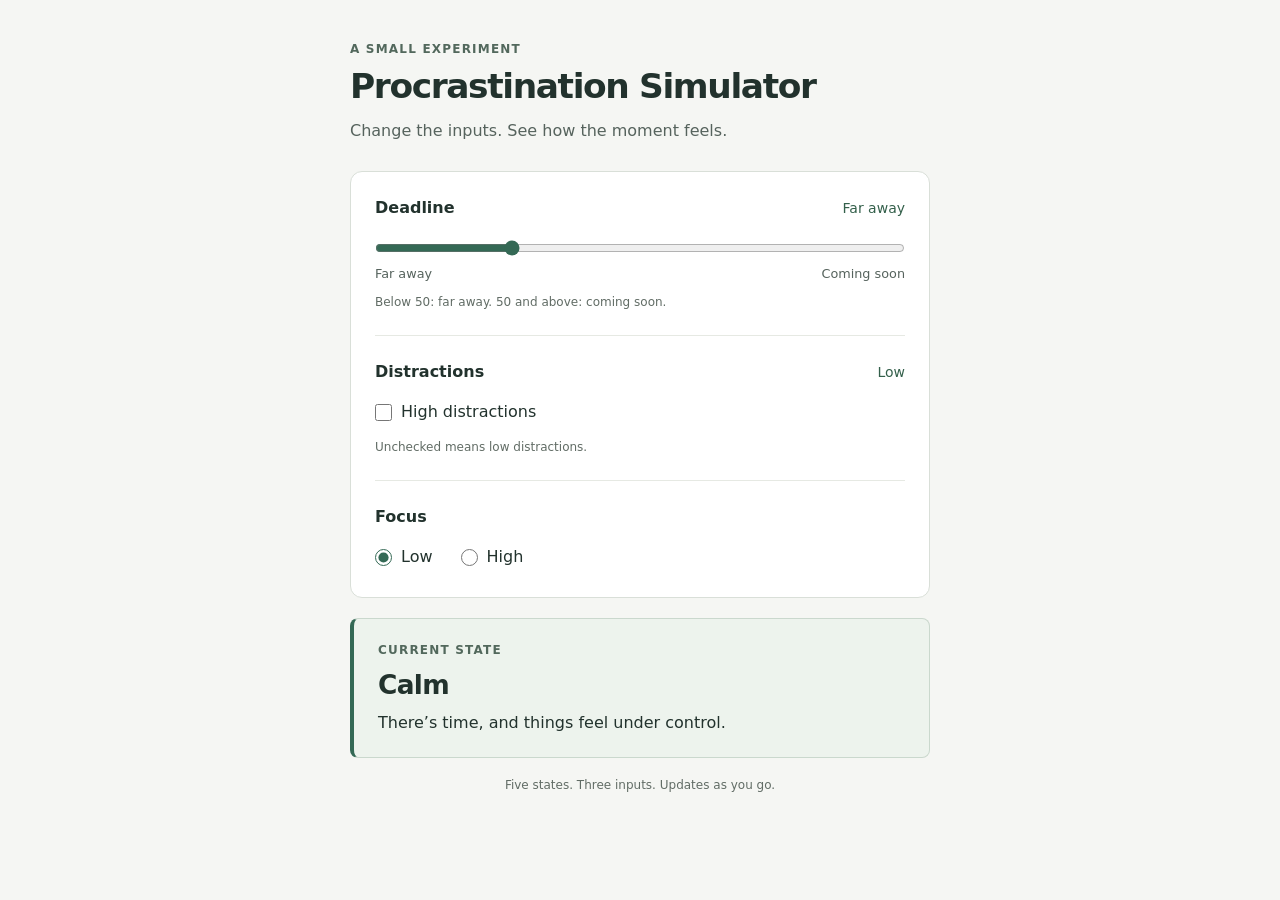
<file: version1-basic-logic/index.html>
<!doctype html>
<html lang="en">
<head>
  <meta charset="UTF-8">
  <meta name="viewport" content="width=device-width, initial-scale=1">
  <meta name="description" content="Explore how deadline pressure, distractions, and focus change the way procrastination feels.">
  <title>Procrastination Simulator</title>
  <link rel="stylesheet" href="styles.css">
  <script src="script.js" defer></script>
</head>
<body>
  <main>
    <header>
      <p class="eyebrow">A small experiment</p>
      <h1>Procrastination Simulator</h1>
      <p>Change the inputs. See how the moment feels.</p>
    </header>

    <form aria-label="Simulator inputs">
      <div class="control">
        <div class="label-row">
          <label for="deadline">Deadline</label>
          <output id="deadline-label" for="deadline">Far away</output>
        </div>
        <input type="range" id="deadline" min="0" max="100" value="25" step="1" aria-describedby="deadline-hint" aria-valuetext="Far away">
        <div class="range-labels" aria-hidden="true"><span>Far away</span><span>Coming soon</span></div>
        <p class="hint" id="deadline-hint">Below 50: far away. 50 and above: coming soon.</p>
      </div>

      <div class="control">
        <div class="label-row"><label for="distractions">Distractions</label><span id="distractions-label" class="value">Low</span></div>
        <label class="choice" for="distractions"><input type="checkbox" id="distractions"> High distractions</label>
        <p class="hint">Unchecked means low distractions.</p>
      </div>

      <fieldset class="control">
        <legend>Focus</legend>
        <div class="choices">
          <label class="choice"><input type="radio" name="focus" value="low" checked> Low</label>
          <label class="choice"><input type="radio" name="focus" value="high"> High</label>
        </div>
      </fieldset>
    </form>

    <section class="result" role="status" aria-live="polite" aria-atomic="true" aria-labelledby="state-name">
      <p class="eyebrow">Current state</p>
      <h2 id="state-name">Calm</h2>
      <p id="state-message">There’s time, and things feel under control.</p>
    </section>
    <footer>Five states. Three inputs. Updates as you go.</footer>
  </main>
</body>
</html>
</file>
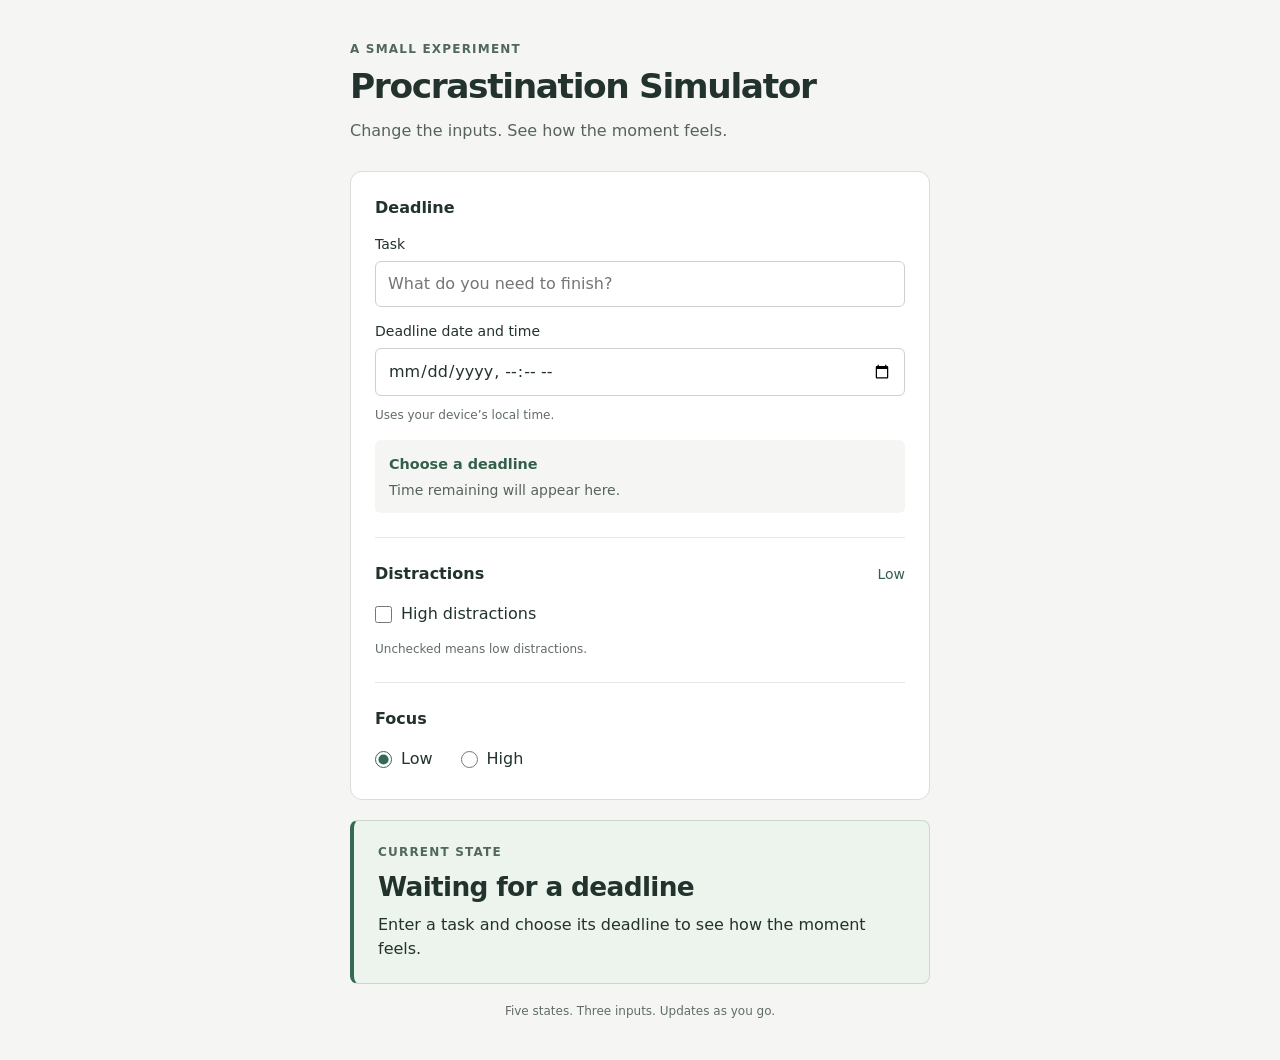
<file: version2-real-deadline/index.html>
<!doctype html>
<html lang="en">
<head>
  <meta charset="UTF-8">
  <meta name="viewport" content="width=device-width, initial-scale=1">
  <meta name="description" content="Explore how deadline pressure, distractions, and focus change the way procrastination feels.">
  <title>Procrastination Simulator</title>
  <link rel="stylesheet" href="styles.css">
  <script src="script.js" defer></script>
</head>
<body>
  <main>
    <header>
      <p class="eyebrow">A small experiment</p>
      <h1>Procrastination Simulator</h1>
      <p>Change the inputs. See how the moment feels.</p>
    </header>

    <form aria-label="Simulator inputs">
      <div class="control">
        <div class="label-row"><span class="control-title">Deadline</span></div>
        <div class="deadline-field">
          <label for="task">Task</label>
          <input type="text" id="task" placeholder="What do you need to finish?" maxlength="200">
        </div>
        <div class="deadline-field">
          <label for="deadline">Deadline date and time</label>
          <input type="datetime-local" id="deadline" aria-describedby="deadline-hint">
        </div>
        <p class="hint" id="deadline-hint">Uses your device’s local time.</p>
        <div class="deadline-summary" role="status" aria-live="polite" aria-atomic="true">
          <strong id="deadline-label">Choose a deadline</strong>
          <p id="time-left">Time remaining will appear here.</p>
        </div>
      </div>

      <div class="control">
        <div class="label-row"><label for="distractions">Distractions</label><span id="distractions-label" class="value">Low</span></div>
        <label class="choice" for="distractions"><input type="checkbox" id="distractions"> High distractions</label>
        <p class="hint">Unchecked means low distractions.</p>
      </div>

      <fieldset class="control">
        <legend>Focus</legend>
        <div class="choices">
          <label class="choice"><input type="radio" name="focus" value="low" checked> Low</label>
          <label class="choice"><input type="radio" name="focus" value="high"> High</label>
        </div>
      </fieldset>
    </form>

    <section class="result" role="status" aria-live="polite" aria-atomic="true" aria-labelledby="state-name">
      <p class="eyebrow">Current state</p>
      <h2 id="state-name">Waiting for a deadline</h2>
      <p id="state-message">Enter a task and choose its deadline to see how the moment feels.</p>
    </section>
    <footer>Five states. Three inputs. Updates as you go.</footer>
  </main>
</body>
</html>
</file>
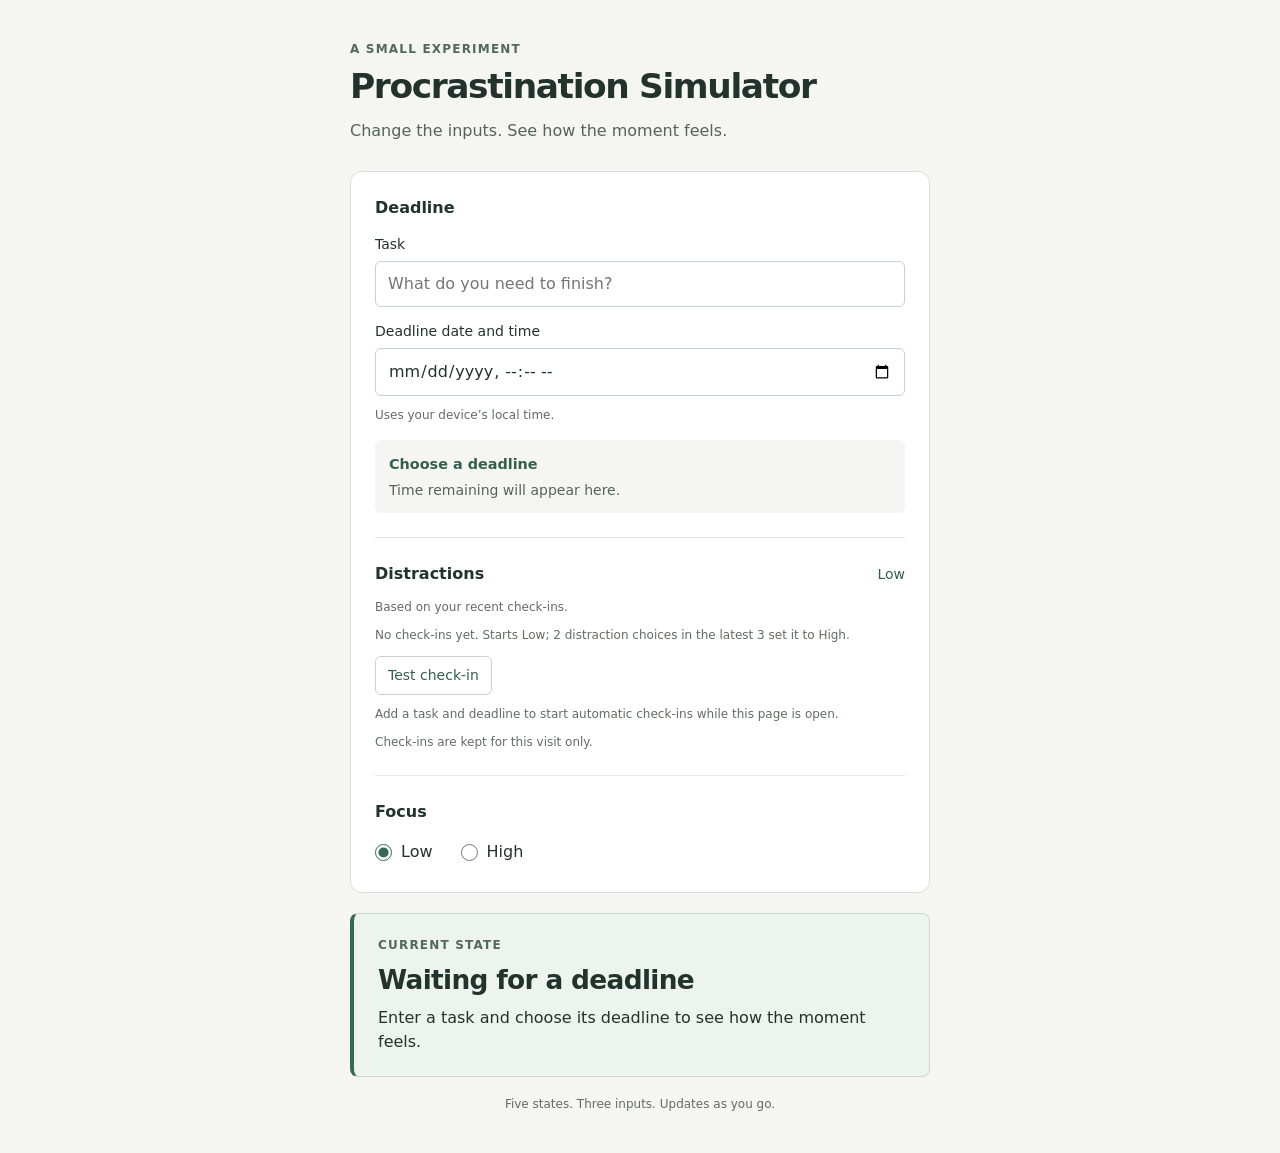
<file: version3-distraction-checkins/index.html>
<!doctype html>
<html lang="en">
<head>
  <meta charset="UTF-8">
  <meta name="viewport" content="width=device-width, initial-scale=1">
  <meta name="description" content="Explore how deadline pressure, distractions, and focus change the way procrastination feels.">
  <title>Procrastination Simulator</title>
  <link rel="stylesheet" href="styles.css">
  <script src="script.js" defer></script>
</head>
<body>
  <main>
    <header>
      <p class="eyebrow">A small experiment</p>
      <h1>Procrastination Simulator</h1>
      <p>Change the inputs. See how the moment feels.</p>
    </header>

    <form aria-label="Simulator inputs">
      <div class="control">
        <div class="label-row"><span class="control-title">Deadline</span></div>
        <div class="deadline-field">
          <label for="task">Task</label>
          <input type="text" id="task" placeholder="What do you need to finish?" maxlength="200">
        </div>
        <div class="deadline-field">
          <label for="deadline">Deadline date and time</label>
          <input type="datetime-local" id="deadline" aria-describedby="deadline-hint">
        </div>
        <p class="hint" id="deadline-hint">Uses your device’s local time.</p>
        <div class="deadline-summary" role="status" aria-live="polite" aria-atomic="true">
          <strong id="deadline-label">Choose a deadline</strong>
          <p id="time-left">Time remaining will appear here.</p>
        </div>
      </div>

      <div class="control">
        <div class="label-row" role="status" aria-live="polite"><span class="control-title">Distractions</span><span id="distractions-label" class="value">Low</span></div>
        <p class="hint">Based on your recent check-ins.</p>
        <p class="hint" id="check-in-history">No check-ins yet. Starts Low; 2 distraction choices in the latest 3 set it to High.</p>
        <button type="button" id="test-check-in">Test check-in</button>
        <p class="hint" id="reminder-hint">Add a task and deadline to start automatic check-ins while this page is open.</p>
        <p class="hint">Check-ins are kept for this visit only.</p>
        <section id="check-in" class="check-in" aria-labelledby="check-in-question" hidden>
          <h3 id="check-in-question" tabindex="-1">What are you doing right now?</h3>
          <div class="check-in-choices">
            <button type="button" data-activity="Working">Working</button>
            <button type="button" data-activity="Check phone">Check phone</button>
            <button type="button" data-activity="Watch one video">Watch one video</button>
            <button type="button" data-activity="Get a snack">Get a snack</button>
          </div>
        </section>
      </div>

      <fieldset class="control">
        <legend>Focus</legend>
        <div class="choices">
          <label class="choice"><input type="radio" name="focus" value="low" checked> Low</label>
          <label class="choice"><input type="radio" name="focus" value="high"> High</label>
        </div>
      </fieldset>
    </form>

    <section class="result" role="status" aria-live="polite" aria-atomic="true" aria-labelledby="state-name">
      <p class="eyebrow">Current state</p>
      <h2 id="state-name">Waiting for a deadline</h2>
      <p id="state-message">Enter a task and choose its deadline to see how the moment feels.</p>
    </section>
    <footer>Five states. Three inputs. Updates as you go.</footer>
  </main>
</body>
</html>
</file>
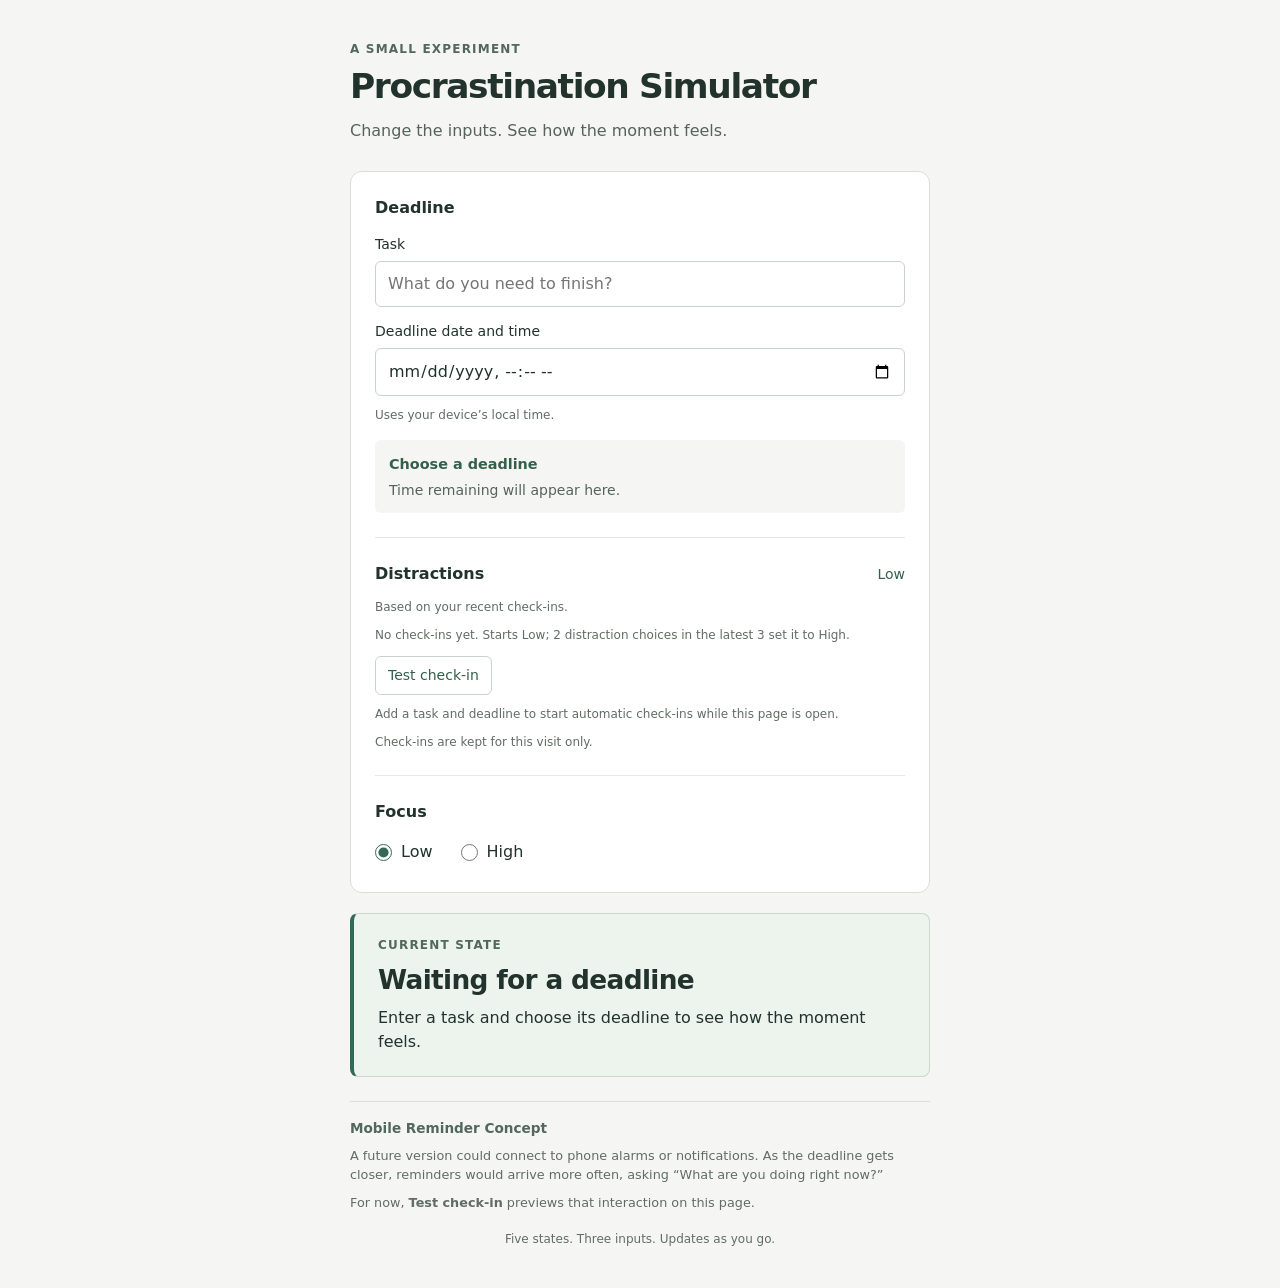
<file: version4-final/index.html>
<!doctype html>
<html lang="en">
<head>
  <meta charset="UTF-8">
  <meta name="viewport" content="width=device-width, initial-scale=1">
  <meta name="description" content="Explore how deadline pressure, distractions, and focus change the way procrastination feels.">
  <title>Procrastination Simulator</title>
  <link rel="stylesheet" href="styles.css">
  <script src="script.js" defer></script>
</head>
<body>
  <main>
    <header>
      <p class="eyebrow">A small experiment</p>
      <h1>Procrastination Simulator</h1>
      <p>Change the inputs. See how the moment feels.</p>
    </header>

    <form aria-label="Simulator inputs">
      <div class="control">
        <div class="label-row"><span class="control-title">Deadline</span></div>
        <div class="deadline-field">
          <label for="task">Task</label>
          <input type="text" id="task" placeholder="What do you need to finish?" maxlength="200">
        </div>
        <div class="deadline-field">
          <label for="deadline">Deadline date and time</label>
          <input type="datetime-local" id="deadline" aria-describedby="deadline-hint">
        </div>
        <p class="hint" id="deadline-hint">Uses your device’s local time.</p>
        <div class="deadline-summary" role="status" aria-live="polite" aria-atomic="true">
          <strong id="deadline-label">Choose a deadline</strong>
          <p id="time-left">Time remaining will appear here.</p>
        </div>
      </div>

      <div class="control">
        <div class="label-row" role="status" aria-live="polite"><span class="control-title">Distractions</span><span id="distractions-label" class="value">Low</span></div>
        <p class="hint">Based on your recent check-ins.</p>
        <p class="hint" id="check-in-history">No check-ins yet. Starts Low; 2 distraction choices in the latest 3 set it to High.</p>
        <button type="button" id="test-check-in">Test check-in</button>
        <p class="hint" id="reminder-hint">Add a task and deadline to start automatic check-ins while this page is open.</p>
        <p class="hint">Check-ins are kept for this visit only.</p>
        <section id="check-in" class="check-in" aria-labelledby="check-in-question" hidden>
          <h3 id="check-in-question" tabindex="-1">What are you doing right now?</h3>
          <div class="check-in-choices">
            <button type="button" data-activity="Working">Working</button>
            <button type="button" data-activity="Check phone">Check phone</button>
            <button type="button" data-activity="Watch one video">Watch one video</button>
            <button type="button" data-activity="Get a snack">Get a snack</button>
          </div>
        </section>
      </div>

      <fieldset class="control">
        <legend>Focus</legend>
        <div class="choices">
          <label class="choice"><input type="radio" name="focus" value="low" checked> Low</label>
          <label class="choice"><input type="radio" name="focus" value="high"> High</label>
        </div>
      </fieldset>
    </form>

    <section class="result" role="status" aria-live="polite" aria-atomic="true" aria-labelledby="state-name">
      <p class="eyebrow">Current state</p>
      <h2 id="state-name">Waiting for a deadline</h2>
      <p id="state-message">Enter a task and choose its deadline to see how the moment feels.</p>
    </section>
    <aside class="future-extension" aria-labelledby="mobile-reminder-title">
      <h2 id="mobile-reminder-title">Mobile Reminder Concept</h2>
      <p>A future version could connect to phone alarms or notifications. As the deadline gets closer, reminders would arrive more often, asking “What are you doing right now?”</p>
      <p>For now, <strong>Test check-in</strong> previews that interaction on this page.</p>
    </aside>
    <footer>Five states. Three inputs. Updates as you go.</footer>
  </main>
</body>
</html>
</file>
<file: version1-basic-logic/styles.css>
:root {
  font-family: system-ui, -apple-system, BlinkMacSystemFont, "Segoe UI", sans-serif;
  color: #22322d;
  background: #f5f6f3;
  accent-color: #346955;
  line-height: 1.5;
}

* { box-sizing: border-box; }
body { margin: 0; padding: 40px 20px; }
main { max-width: 580px; margin: 0 auto; }
header { margin-bottom: 28px; }
h1 { font-size: clamp(1.75rem, 5vw, 2.15rem); line-height: 1.2; letter-spacing: -0.04em; margin: 8px 0 12px; }
header > p:last-child { color: #56635d; margin: 0; }
.eyebrow { font-size: 0.75rem; font-weight: 650; letter-spacing: 0.1em; text-transform: uppercase; margin: 0; color: #52685c; }
form { background: #fff; border: 1px solid #d9dfd8; border-radius: 12px; padding: 24px; }
.control { margin: 0 0 24px; padding: 0 0 24px; border: 0; border-bottom: 1px solid #e6e9e3; min-width: 0; }
.control:last-child { margin-bottom: 0; padding-bottom: 0; border-bottom: 0; }
.label-row { display: flex; justify-content: space-between; gap: 12px; align-items: center; margin-bottom: 12px; }
.label-row > label, legend { font-weight: 650; }
legend { padding: 0; margin-bottom: 12px; }
output, .value { color: #34604b; font-size: 0.875rem; }
input[type="range"] { width: 100%; margin: 8px 0; cursor: pointer; }
.range-labels { display: flex; justify-content: space-between; font-size: 0.8rem; color: #56635d; }
.hint { margin: 10px 0 0; font-size: 0.75rem; color: #616c65; }
.choices { display: flex; gap: 28px; }
.choice { display: inline-flex; gap: 9px; align-items: center; cursor: pointer; min-height: 32px; }
.choice input { width: 17px; height: 17px; margin: 0; }
input:focus-visible { outline: 3px solid #597dce; outline-offset: 4px; }
.result { margin-top: 20px; border: 1px solid #cad8cd; border-left: 4px solid #346955; border-radius: 8px; padding: 22px 24px; background: #edf3ed; }
h2 { font-size: 1.65rem; letter-spacing: -0.025em; margin: 6px 0; }
#state-message { margin: 0; }
footer { color: #616c65; font-size: 0.75rem; margin-top: 18px; text-align: center; }
@media (max-width: 400px) { body { padding: 24px 16px; } form, .result { padding: 20px; } }
</file>
<file: version2-real-deadline/styles.css>
:root {
  font-family: system-ui, -apple-system, BlinkMacSystemFont, "Segoe UI", sans-serif;
  color: #22322d;
  background: #f5f6f3;
  accent-color: #346955;
  line-height: 1.5;
}

* { box-sizing: border-box; }
body { margin: 0; padding: 40px 20px; }
main { max-width: 580px; margin: 0 auto; }
header { margin-bottom: 28px; }
h1 { font-size: clamp(1.75rem, 5vw, 2.15rem); line-height: 1.2; letter-spacing: -0.04em; margin: 8px 0 12px; }
header > p:last-child { color: #56635d; margin: 0; }
.eyebrow { font-size: 0.75rem; font-weight: 650; letter-spacing: 0.1em; text-transform: uppercase; margin: 0; color: #52685c; }
form { background: #fff; border: 1px solid #d9dfd8; border-radius: 12px; padding: 24px; }
.control { margin: 0 0 24px; padding: 0 0 24px; border: 0; border-bottom: 1px solid #e6e9e3; min-width: 0; }
.control:last-child { margin-bottom: 0; padding-bottom: 0; border-bottom: 0; }
.label-row { display: flex; justify-content: space-between; gap: 12px; align-items: center; margin-bottom: 12px; }
.label-row > label, legend, .control-title { font-weight: 650; }
legend { padding: 0; margin-bottom: 12px; }
output, .value { color: #34604b; font-size: 0.875rem; }
.deadline-field { margin-top: 14px; }
.deadline-field label { display: block; font-size: 0.875rem; margin-bottom: 6px; }
.deadline-field input { display: block; width: 100%; min-width: 0; max-width: 100%; padding: 10px 12px; border: 1px solid #cad2cb; border-radius: 6px; font: inherit; color: inherit; background: #fff; }
.deadline-summary { margin-top: 16px; padding: 12px 14px; border-radius: 6px; background: #f5f6f3; }
.deadline-summary strong { font-size: 0.9rem; color: #34604b; }
#time-left { margin: 4px 0 0; font-size: 0.875rem; color: #56635d; }
.hint { margin: 10px 0 0; font-size: 0.75rem; color: #616c65; }
.choices { display: flex; gap: 28px; }
.choice { display: inline-flex; gap: 9px; align-items: center; cursor: pointer; min-height: 32px; }
.choice input { width: 17px; height: 17px; margin: 0; }
input:focus-visible { outline: 3px solid #597dce; outline-offset: 4px; }
.result { margin-top: 20px; border: 1px solid #cad8cd; border-left: 4px solid #346955; border-radius: 8px; padding: 22px 24px; background: #edf3ed; }
h2 { font-size: 1.65rem; letter-spacing: -0.025em; margin: 6px 0; }
#state-message { margin: 0; }
footer { color: #616c65; font-size: 0.75rem; margin-top: 18px; text-align: center; }
@media (max-width: 400px) { body { padding: 24px 16px; } form, .result { padding: 20px; } }
</file>
<file: version3-distraction-checkins/styles.css>
:root {
  font-family: system-ui, -apple-system, BlinkMacSystemFont, "Segoe UI", sans-serif;
  color: #22322d;
  background: #f5f6f3;
  accent-color: #346955;
  line-height: 1.5;
}

* { box-sizing: border-box; }
body { margin: 0; padding: 40px 20px; }
main { max-width: 580px; margin: 0 auto; }
header { margin-bottom: 28px; }
h1 { font-size: clamp(1.75rem, 5vw, 2.15rem); line-height: 1.2; letter-spacing: -0.04em; margin: 8px 0 12px; }
header > p:last-child { color: #56635d; margin: 0; }
.eyebrow { font-size: 0.75rem; font-weight: 650; letter-spacing: 0.1em; text-transform: uppercase; margin: 0; color: #52685c; }
form { background: #fff; border: 1px solid #d9dfd8; border-radius: 12px; padding: 24px; }
.control { margin: 0 0 24px; padding: 0 0 24px; border: 0; border-bottom: 1px solid #e6e9e3; min-width: 0; }
.control:last-child { margin-bottom: 0; padding-bottom: 0; border-bottom: 0; }
.label-row { display: flex; justify-content: space-between; gap: 12px; align-items: center; margin-bottom: 12px; }
.label-row > label, legend, .control-title { font-weight: 650; }
legend { padding: 0; margin-bottom: 12px; }
output, .value { color: #34604b; font-size: 0.875rem; }
.deadline-field { margin-top: 14px; }
.deadline-field label { display: block; font-size: 0.875rem; margin-bottom: 6px; }
.deadline-field input { display: block; width: 100%; min-width: 0; max-width: 100%; padding: 10px 12px; border: 1px solid #cad2cb; border-radius: 6px; font: inherit; color: inherit; background: #fff; }
.deadline-summary { margin-top: 16px; padding: 12px 14px; border-radius: 6px; background: #f5f6f3; }
.deadline-summary strong { font-size: 0.9rem; color: #34604b; }
#time-left { margin: 4px 0 0; font-size: 0.875rem; color: #56635d; }
.hint { margin: 10px 0 0; font-size: 0.75rem; color: #616c65; }
.choices { display: flex; gap: 28px; }
.choice { display: inline-flex; gap: 9px; align-items: center; cursor: pointer; min-height: 32px; }
.choice input { width: 17px; height: 17px; margin: 0; }
input:focus-visible { outline: 3px solid #597dce; outline-offset: 4px; }
button { font: inherit; font-size: 0.875rem; color: #34604b; border: 1px solid #cad2cb; border-radius: 6px; background: #fff; padding: 8px 12px; cursor: pointer; }
button:hover { background: #edf3ed; }
button:focus-visible { outline: 3px solid #597dce; outline-offset: 3px; }
#test-check-in { margin-top: 12px; }
.check-in { margin-top: 16px; padding: 16px; background: #f5f6f3; border: 1px solid #d9dfd8; border-radius: 6px; }
.check-in h3 { font-size: 1rem; margin: 0 0 12px; }
.check-in-choices { display: flex; flex-wrap: wrap; gap: 8px; }
.result { margin-top: 20px; border: 1px solid #cad8cd; border-left: 4px solid #346955; border-radius: 8px; padding: 22px 24px; background: #edf3ed; }
h2 { font-size: 1.65rem; letter-spacing: -0.025em; margin: 6px 0; }
#state-message { margin: 0; }
footer { color: #616c65; font-size: 0.75rem; margin-top: 18px; text-align: center; }
@media (max-width: 400px) { body { padding: 24px 16px; } form, .result { padding: 20px; } }
</file>
<file: version4-final/styles.css>
:root {
  font-family: system-ui, -apple-system, BlinkMacSystemFont, "Segoe UI", sans-serif;
  color: #22322d;
  background: #f5f6f3;
  accent-color: #346955;
  line-height: 1.5;
}

* { box-sizing: border-box; }
body { margin: 0; padding: 40px 20px; }
main { max-width: 580px; margin: 0 auto; }
header { margin-bottom: 28px; }
h1 { font-size: clamp(1.75rem, 5vw, 2.15rem); line-height: 1.2; letter-spacing: -0.04em; margin: 8px 0 12px; }
header > p:last-child { color: #56635d; margin: 0; }
.eyebrow { font-size: 0.75rem; font-weight: 650; letter-spacing: 0.1em; text-transform: uppercase; margin: 0; color: #52685c; }
form { background: #fff; border: 1px solid #d9dfd8; border-radius: 12px; padding: 24px; }
.control { margin: 0 0 24px; padding: 0 0 24px; border: 0; border-bottom: 1px solid #e6e9e3; min-width: 0; }
.control:last-child { margin-bottom: 0; padding-bottom: 0; border-bottom: 0; }
.label-row { display: flex; justify-content: space-between; gap: 12px; align-items: center; margin-bottom: 12px; }
.label-row > label, legend, .control-title { font-weight: 650; }
legend { padding: 0; margin-bottom: 12px; }
output, .value { color: #34604b; font-size: 0.875rem; }
.deadline-field { margin-top: 14px; }
.deadline-field label { display: block; font-size: 0.875rem; margin-bottom: 6px; }
.deadline-field input { display: block; width: 100%; min-width: 0; max-width: 100%; padding: 10px 12px; border: 1px solid #cad2cb; border-radius: 6px; font: inherit; color: inherit; background: #fff; }
.deadline-summary { margin-top: 16px; padding: 12px 14px; border-radius: 6px; background: #f5f6f3; }
.deadline-summary strong { font-size: 0.9rem; color: #34604b; }
#time-left { margin: 4px 0 0; font-size: 0.875rem; color: #56635d; }
.hint { margin: 10px 0 0; font-size: 0.75rem; color: #616c65; }
.choices { display: flex; gap: 28px; }
.choice { display: inline-flex; gap: 9px; align-items: center; cursor: pointer; min-height: 32px; }
.choice input { width: 17px; height: 17px; margin: 0; }
input:focus-visible { outline: 3px solid #597dce; outline-offset: 4px; }
button { font: inherit; font-size: 0.875rem; color: #34604b; border: 1px solid #cad2cb; border-radius: 6px; background: #fff; padding: 8px 12px; cursor: pointer; }
button:hover { background: #edf3ed; }
button:focus-visible { outline: 3px solid #597dce; outline-offset: 3px; }
#test-check-in { margin-top: 12px; }
.check-in { margin-top: 16px; padding: 16px; background: #f5f6f3; border: 1px solid #d9dfd8; border-radius: 6px; }
.check-in h3 { font-size: 1rem; margin: 0 0 12px; }
.check-in-choices { display: flex; flex-wrap: wrap; gap: 8px; }
.result { margin-top: 20px; border: 1px solid #cad8cd; border-left: 4px solid #346955; border-radius: 8px; padding: 22px 24px; background: #edf3ed; }
h2 { font-size: 1.65rem; letter-spacing: -0.025em; margin: 6px 0; }
#state-message { margin: 0; }
.future-extension { margin-top: 24px; padding-top: 16px; border-top: 1px solid #d9dfd8; color: #616c65; font-size: 0.8rem; }
.future-extension h2 { font-size: 0.85rem; letter-spacing: 0; font-weight: 650; margin: 0 0 8px; color: #52685c; }
.future-extension p { margin: 0 0 8px; }
footer { color: #616c65; font-size: 0.75rem; margin-top: 18px; text-align: center; }
@media (max-width: 400px) { body { padding: 24px 16px; } form, .result { padding: 20px; } }
</file>
